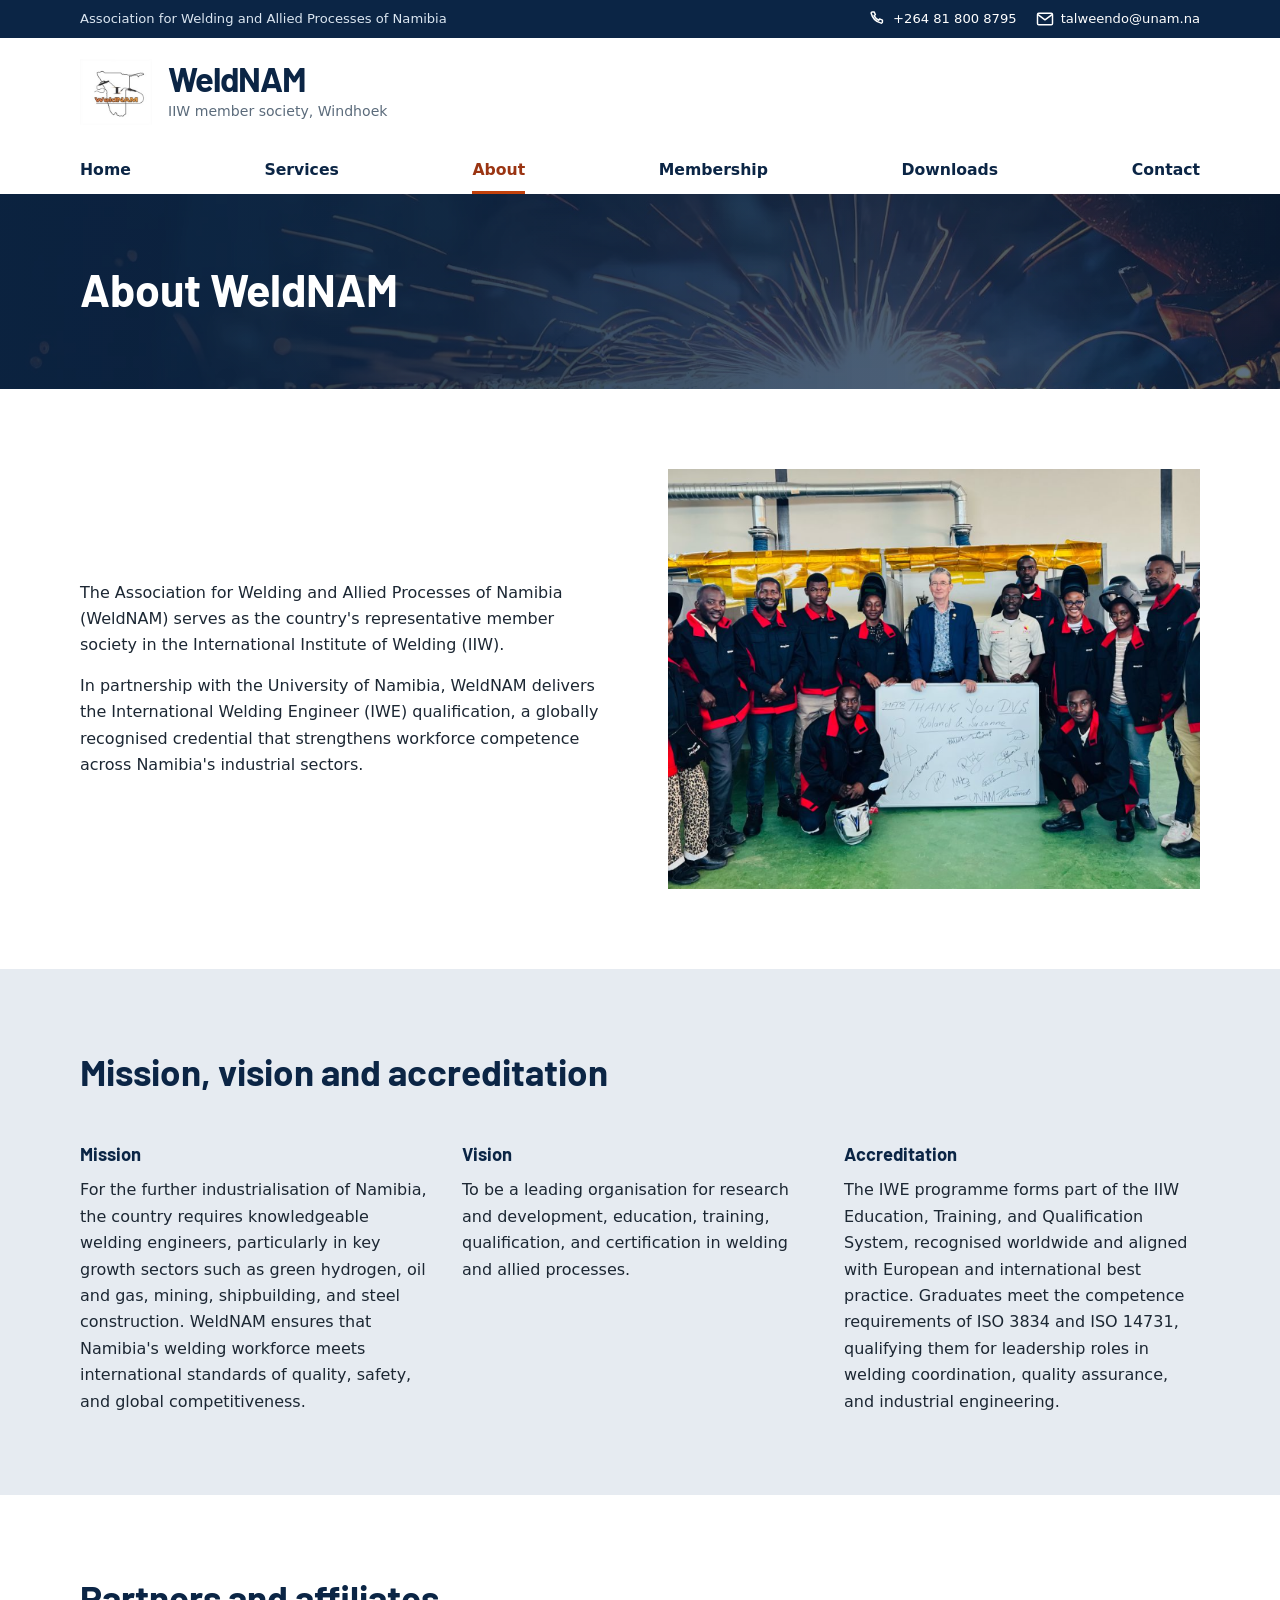
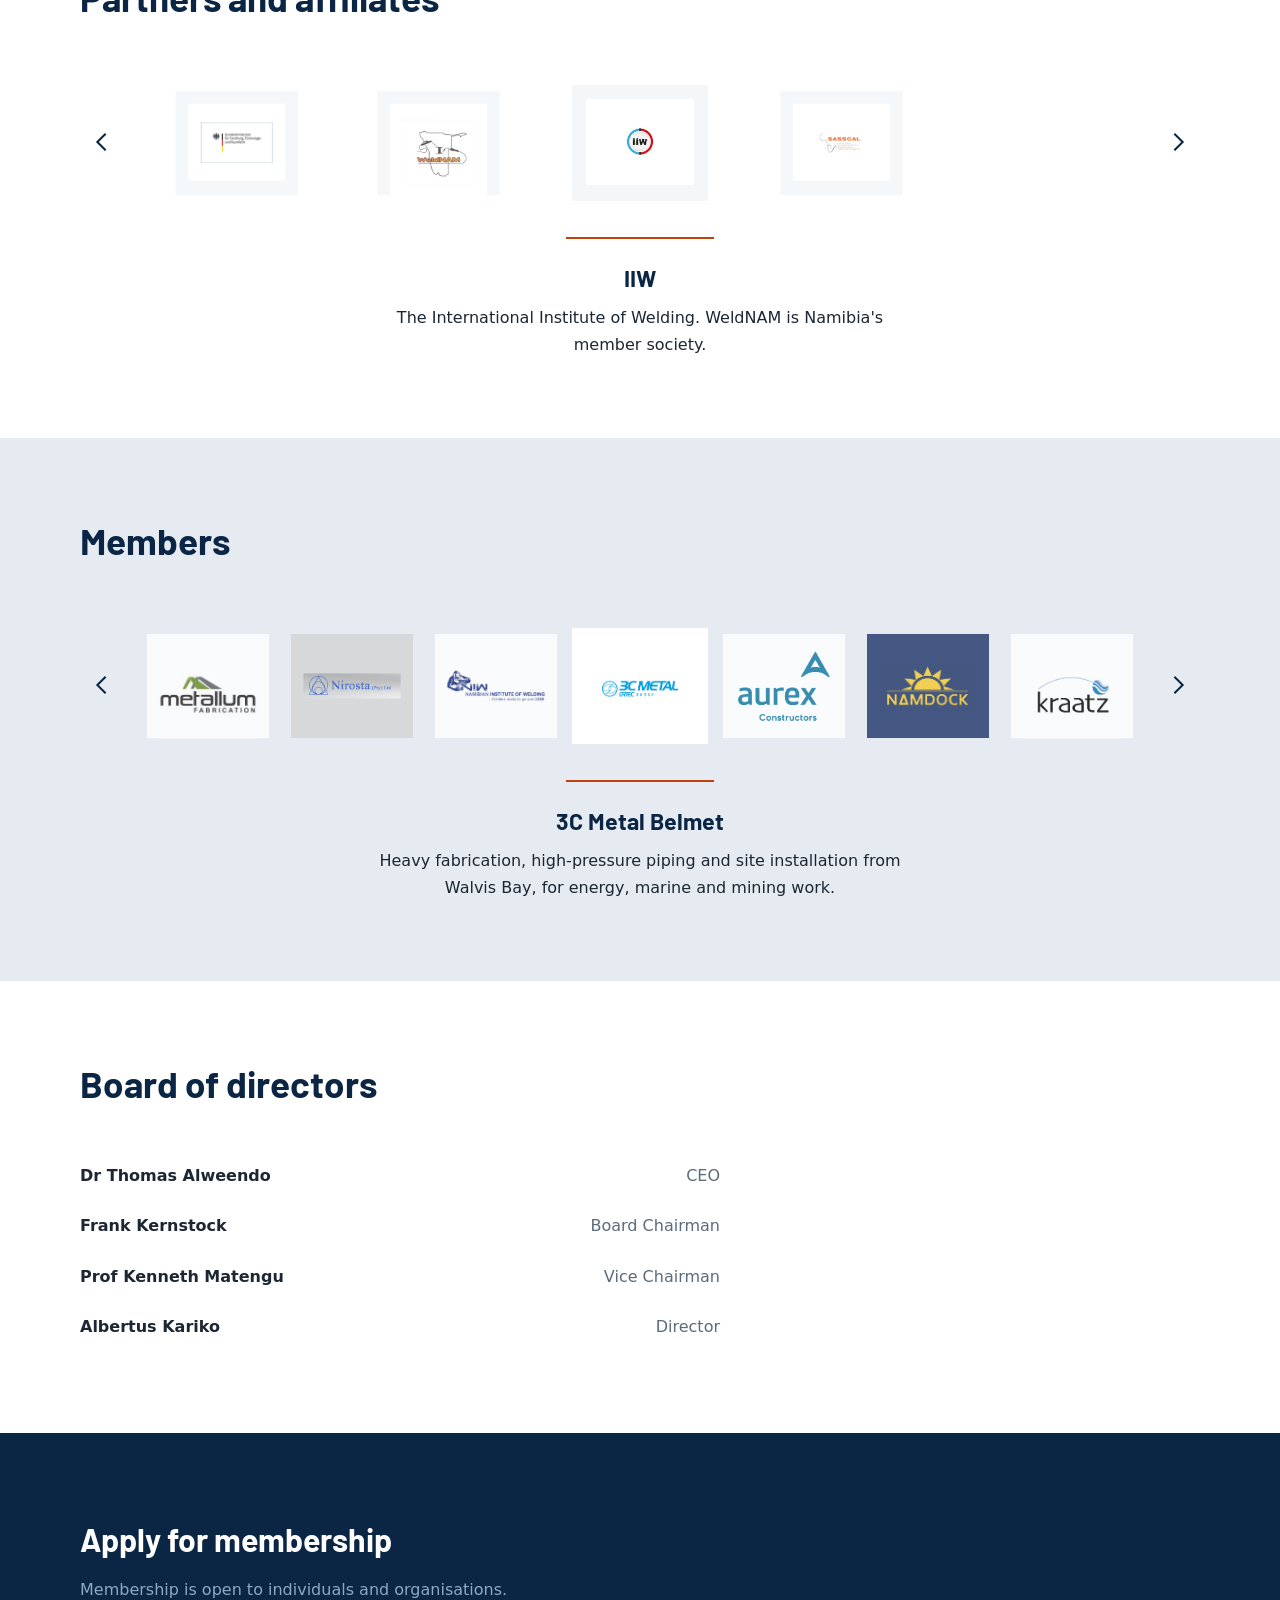
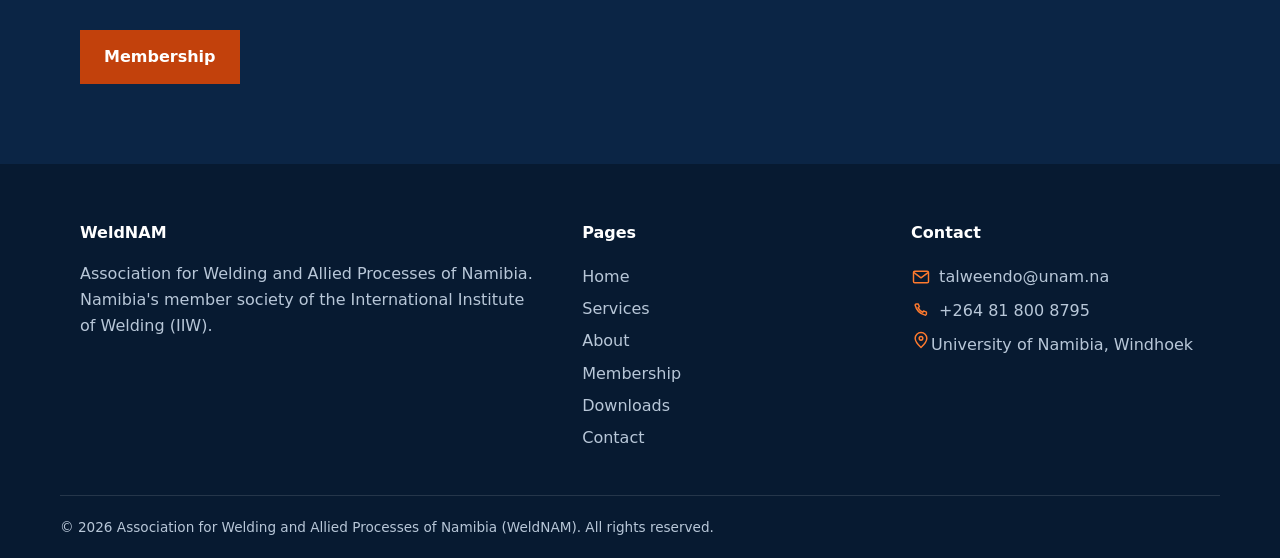
<file: about.html>
<!DOCTYPE html>
<html lang="en">
<head>
<meta charset="UTF-8">
<meta name="viewport" content="width=device-width, initial-scale=1.0">
<title>About - WeldNAM</title>
<meta name="description" content="About WeldNAM: mission, vision, accreditation, partners, members and board of directors.">
<link rel="stylesheet" href="style.css">
</head>
<body>

<header class="site-header">
  <div class="head-meta">
    <div class="container head-meta-inner">
      <p>Association for Welding and Allied Processes of Namibia</p>
      <p><a data-icon="phone" href="tel:+264818008795">+264 81 800 8795</a><a data-icon="mail" href="mailto:talweendo@unam.na">talweendo@unam.na</a></p>
    </div>
  </div>
  <div class="container head-main">
    <a href="index.html" class="brand"><img class="logo" src="logo.png" alt="WeldNAM logo"><span>WeldNAM<small>IIW member society, Windhoek</small></span></a>
    <button class="menu-toggle" aria-label="Toggle menu" aria-expanded="false">Menu</button>
  </div>
  <div class="head-nav">
    <ul class="menu container">
      <li><a href="index.html">Home</a></li>
      <li><a href="services.html">Services</a></li>
      <li><a href="about.html" class="active">About</a></li>
      <li><a href="membership.html">Membership</a></li>
      <li><a href="downloads.html">Downloads</a></li>
      <li><a href="contact.html">Contact</a></li>
    </ul>
  </div>
</header>

<main>
<section class="hero page-hero">
  <div class="container">
    <h1>About WeldNAM</h1>
  </div>
</section>

<section>
  <div class="container split">
    <div>
      <p>The Association for Welding and Allied Processes of Namibia (WeldNAM) serves as the country's representative member society in the International Institute of Welding (IIW).</p>
        <p>In partnership with the University of Namibia, WeldNAM delivers the International Welding Engineer (IWE) qualification, a globally recognised credential that strengthens workforce competence across Namibia's industrial sectors.</p>
    </div>
<div class="img-slot">
  <img class="poster" src="IWE.png" alt="WeldNAM IWE trainees and instructors together at the welding workshop">
</div>
</section>

<section class="alt">
  <div class="container">
    <div class="section-head">
      <h2>Mission, vision and accreditation</h2>
    </div>
    <div class="grid grid-3 prose-cols">
      <div><h3>Mission</h3><p>For the further industrialisation of Namibia, the country requires knowledgeable welding engineers, particularly in key growth sectors such as green hydrogen, oil and gas, mining, shipbuilding, and steel construction. WeldNAM ensures that Namibia's welding workforce meets international standards of quality, safety, and global competitiveness.</p></div>
      <div><h3>Vision</h3><p>To be a leading organisation for research and development, education, training, qualification, and certification in welding and allied processes.</p></div>
      <div><h3>Accreditation</h3><p>The IWE programme forms part of the IIW Education, Training, and Qualification System, recognised worldwide and aligned with European and international best practice. Graduates meet the competence requirements of ISO 3834 and ISO 14731, qualifying them for leadership roles in welding coordination, quality assurance, and industrial engineering.</p></div>
    </div>
  </div>
</section>

<section>
  <div class="container">
    <div class="section-head">
      <h2>Partners and affiliates</h2>
    </div>
    <div class="logo-row member-grid" data-label="Partners">
      <a class="member partner-logo" href="https://iiwelding.org" target="_blank" rel="noopener" data-name="IIW" data-brief="The International Institute of Welding. WeldNAM is Namibia's member society."><img src="IIW logo.png" alt="IIW logo"><span class="name">IIW</span></a>
      <a class="member partner-logo" href="https://www.sasscal.org" target="_blank" rel="noopener" data-name="SASSCAL" data-brief="Southern African Science Service Centre for Climate Change and Adaptive Land Management."><img src="SASSCAL logo.png" alt="SASSCAL logo"><span class="name">SASSCAL</span></a>
      <a class="member partner-logo" href="https://www.bmftr.bund.de" target="_blank" rel="noopener" data-name="BMFTR" data-brief="Germany's Federal Ministry of Research, Technology and Space."><img src="BMFTR logo.png" alt="BMFTR logo"><span class="name">BMFTR</span></a>
      <a class="member partner-logo" href="https://www.weldnam.com" target="_blank" rel="noopener" data-name="WeldNAM" data-brief="Association for Welding and Allied Processes of Namibia, based in Windhoek."><img src="logo.png" alt="WeldNAM logo"><span class="name">WeldNAM</span></a>
    </div>
  </div>
</section>

<section class="alt">
  <div class="container">
    <div class="section-head">
      <h2>Members</h2>
    </div>
    <div class="member-grid">
      <a class="member" href="https://ortec-group.com/en/locations/3c-metal-belmet-namibia/" target="_blank" rel="noopener" data-name="3C Metal Belmet" data-brief="Heavy fabrication, high-pressure piping and site installation from Walvis Bay, for energy, marine and mining work."><img src="3C.png" alt="3C Metal Belmet Ortec Group logo"></a>
      <a class="member" href="https://www.aurex.com/" target="_blank" rel="noopener" data-name="Aurex Constructors" data-brief="Construction, shutdowns, maintenance and fabrication for energy projects, including structural, mechanical, piping and plate work."><img src="AUREX.png" alt="Aurex Constructors logo"></a>
      <a class="member" href="https://namdock.com/" target="_blank" rel="noopener" data-name="Namdock" data-brief="Ship repair and dry-docking in Walvis Bay, with structural, fabrication, mechanical, electrical and coating work on three floating docks."><img src="NAMDOCK.png" alt="Namdock logo" style="background:#22386b"></a>
      <a class="member" href="https://www.ol.na/portfolio/kraatz" target="_blank" rel="noopener" data-name="Kraatz" data-brief="Engineering and industrial fabrication in the Ohlthaver &amp; List group, including marine steel work in Namibia."><img src="KRAATZ.png" alt="Kraatz logo"></a>
      <a class="member" href="https://www.metallum.com.na/" target="_blank" rel="noopener" data-name="Metallum Fabrication" data-brief="Structural, architectural and stainless steel fabrication in Windhoek, from stairs and tanks to mining plant."><img src="METALLUM.png" alt="Metallum Fabrication logo"></a>
      <a class="member" href="https://www.nirosta.com.na/" target="_blank" rel="noopener" data-name="Nirosta" data-brief="Stainless steel supply and fabrication for Namibian industry."><img src="NITOSTA.png" alt="Nirosta (Pty) Ltd logo" style="background:#d4d4d4"></a>
      <a class="member" href="https://www.schoolandcollegelistings.com/NA/Swakopmund/203957106380007/Namibian-Institute-of-Welding" target="_blank" rel="noopener" title="Namibian Institute of Welding" data-name="Namibian Institute of Welding" data-brief="Welding training in Swakopmund, preparing welders for industrial work."><img src="NIW.png" alt="Namibian Institute of Welding logo"></a>
    </div>
    </div>
  </div>
</section>

<section>
  <div class="container">
    <div class="section-head">
      <h2>Board of directors</h2>
    </div>
    <ul class="board">
      <li><strong>Dr Thomas Alweendo</strong><span>CEO</span></li>
      <li><strong>Frank Kernstock</strong><span>Board Chairman</span></li>
      <li><strong>Prof Kenneth Matengu</strong><span>Vice Chairman</span></li>
      <li><strong>Albertus Kariko</strong><span>Director</span></li>
    </ul>
  </div>
</section>

<section class="cta">
  <div class="container">
    <h2>Apply for membership</h2>
    <p>Membership is open to individuals and organisations.</p>
    <a href="membership.html" class="btn btn-primary">Membership</a>
  </div>
</section>
</main>

<footer class="site-footer">
  <div class="container footer-grid">
    <div>
      <h4>WeldNAM</h4>
      <p>Association for Welding and Allied Processes of Namibia. Namibia's member society of the International Institute of Welding (IIW).</p>
    </div>
    <div>
      <h4>Pages</h4>
      <a href="index.html">Home</a><a href="services.html">Services</a><a href="about.html">About</a><a href="membership.html">Membership</a><a href="downloads.html">Downloads</a><a href="contact.html">Contact</a>
    </div>
    <div>
      <h4>Contact</h4>
      <p><a data-icon="mail" href="mailto:talweendo@unam.na">talweendo@unam.na</a></p>
      <p><a data-icon="phone" href="tel:+264818008795">+264 81 800 8795</a></p>
      <p><span data-icon="pin"></span>University of Namibia, Windhoek</p>
    </div>
  </div>
  <div class="container copyright">
    <span>&copy; <span id="year">2026</span> Association for Welding and Allied Processes of Namibia (WeldNAM). All rights reserved.</span>
  </div>
</footer>

<button class="to-top" id="to-top" aria-label="Back to top">&uarr;</button>
<script src="script.js"></script>
</body>
</html>
</file>
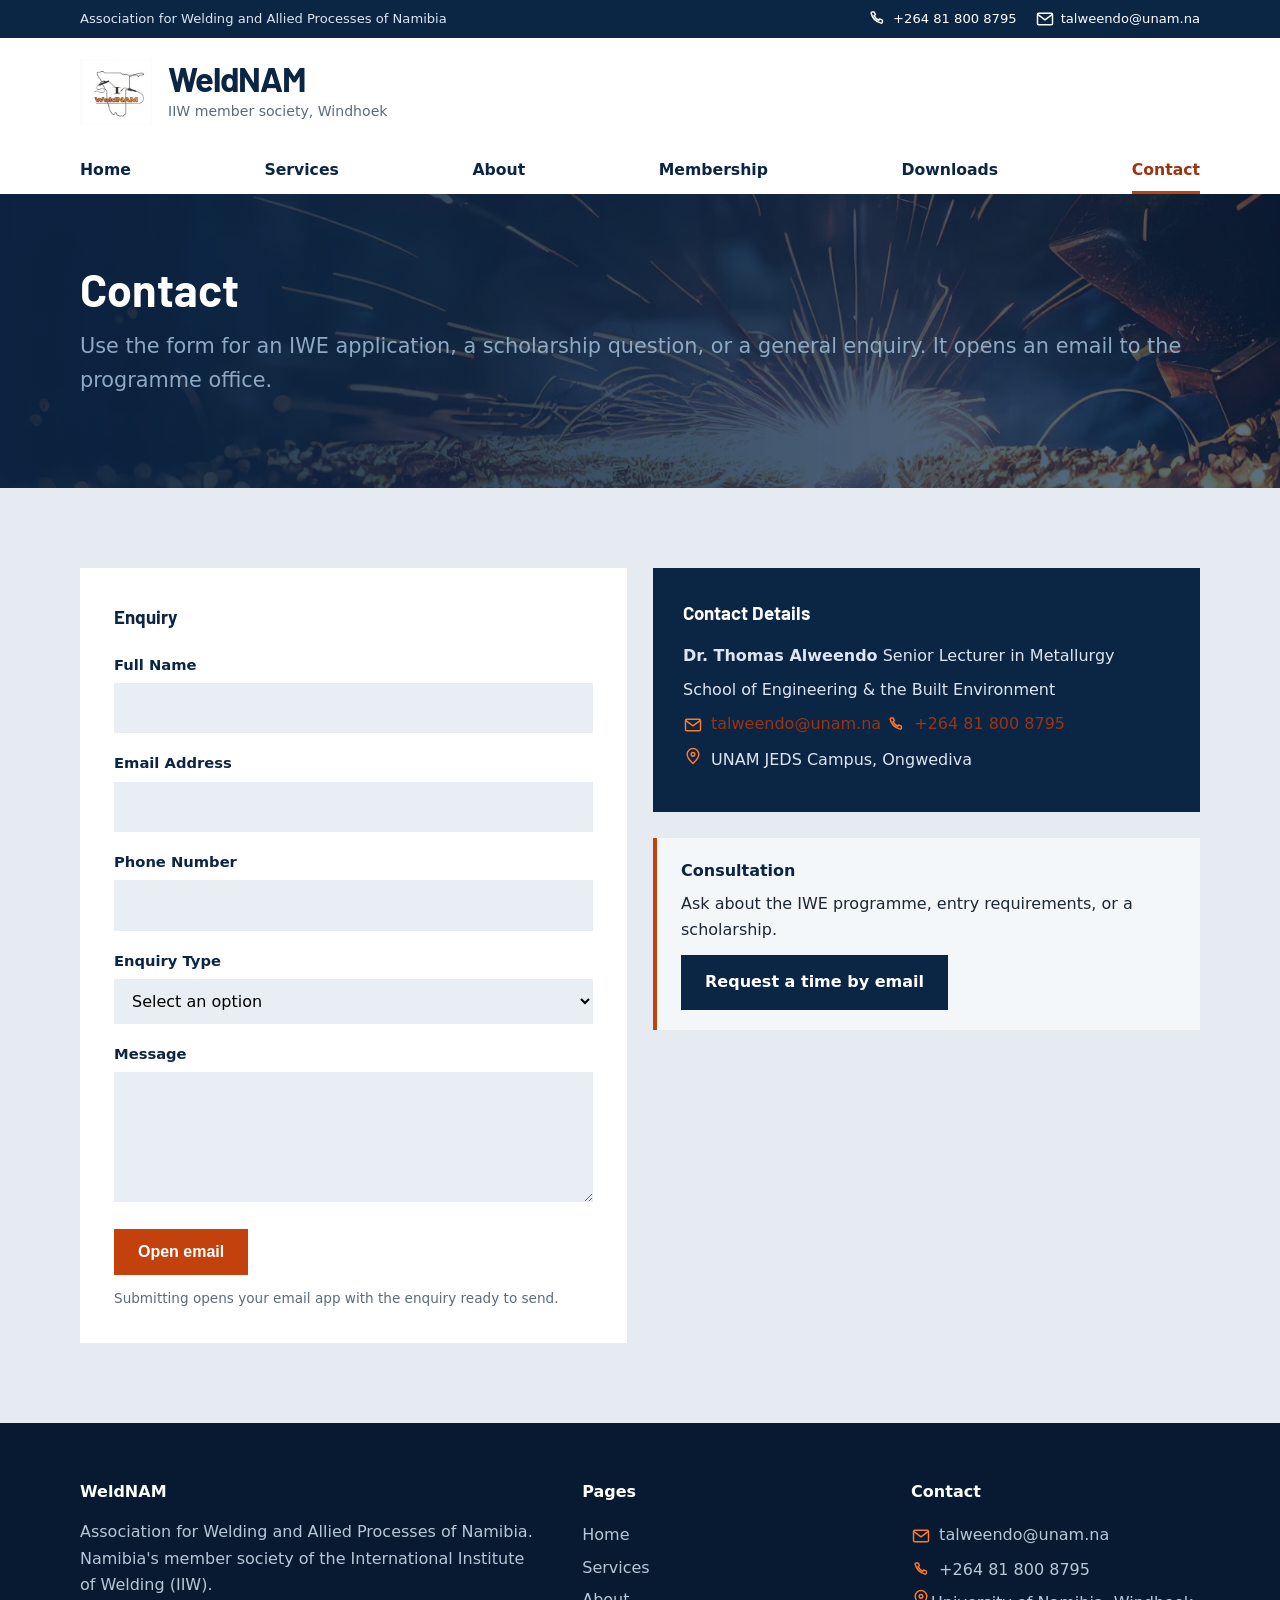
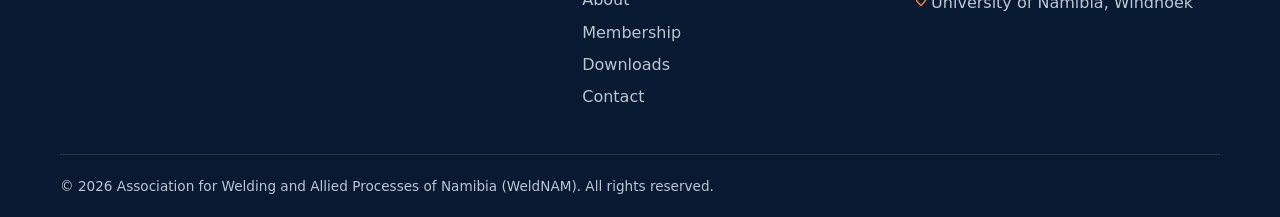
<file: contact.html>
<!DOCTYPE html>
<html lang="en">
<head>
<meta charset="UTF-8">
<meta name="viewport" content="width=device-width, initial-scale=1.0">
<title>Contact - WeldNAM</title>
<meta name="description" content="Enquire about the IWE programme, book a consultation or submit an application.">
<link rel="stylesheet" href="style.css">
</head>
<body>

<header class="site-header">
  <div class="head-meta">
    <div class="container head-meta-inner">
      <p>Association for Welding and Allied Processes of Namibia</p>
      <p><a data-icon="phone" href="tel:+264818008795">+264 81 800 8795</a><a data-icon="mail" href="mailto:talweendo@unam.na">talweendo@unam.na</a></p>
    </div>
  </div>
  <div class="container head-main">
    <a href="index.html" class="brand"><img class="logo" src="logo.png" alt="WeldNAM logo"><span>WeldNAM<small>IIW member society, Windhoek</small></span></a>
    <button class="menu-toggle" aria-label="Toggle menu" aria-expanded="false">Menu</button>
  </div>
  <div class="head-nav">
    <ul class="menu container">
      <li><a href="index.html">Home</a></li>
      <li><a href="services.html">Services</a></li>
      <li><a href="about.html">About</a></li>
      <li><a href="membership.html">Membership</a></li>
      <li><a href="downloads.html">Downloads</a></li>
      <li><a href="contact.html" class="active">Contact</a></li>
    </ul>
  </div>
</header>

<main>
<section class="hero page-hero">
  <div class="container">
    <h1>Contact</h1>
    <p class="lead">Use the form for an IWE application, a scholarship question, or a general enquiry. It opens an email to the programme office.</p>
  </div>
</section>

<section class="alt">
  <div class="container grid grid-2" style="align-items:start">
    <form id="enquiry-form" novalidate>
      <h3 style="color:var(--navy);margin-bottom:20px">Enquiry</h3>
      <div class="field"><label for="name">Full Name</label><input id="name" name="name" type="text"><div class="err"></div></div>
      <div class="field"><label for="email">Email Address</label><input id="email" name="email" type="email"><div class="err"></div></div>
      <div class="field"><label for="phone">Phone Number</label><input id="phone" name="phone" type="tel"><div class="err"></div></div>
      <div class="field">
        <label for="type">Enquiry Type</label>
        <select id="type" name="type">
          <option value="">Select an option</option>
          <option>Application</option>
          <option>Scholarship</option>
          <option>General enquiry</option>
        </select>
        <div class="err"></div>
      </div>
      <div class="field"><label for="message">Message</label><textarea id="message" name="message"></textarea><div class="err"></div></div>
      <button type="submit" class="btn btn-primary">Open email</button>
      <p class="form-note">Submitting opens your email app with the enquiry ready to send.</p>
      <div class="form-ok" id="form-ok">Thank you! Please send the email that just opened to complete your enquiry.</div>
    </form>

    <div>
      <div class="contact-card">
        <h3>Contact Details</h3>
        <p><strong>Dr. Thomas Alweendo</strong></p>
        <p>Senior Lecturer in Metallurgy</p>
        <p>School of Engineering &amp; the Built Environment</p>
        <p><a data-icon="mail" href="mailto:talweendo@unam.na">talweendo@unam.na</a></p>
        <p><a data-icon="phone" href="tel:+264818008795">+264 81 800 8795</a></p>
        <p><span data-icon="pin"></span>UNAM JEDS Campus, Ongwediva</p>
      </div>
      <div class="address" style="margin-top:26px">
        <strong>Consultation</strong>
        Ask about the IWE programme, entry requirements, or a scholarship.
        <p style="margin-top:12px"><a class="btn btn-dark" href="mailto:talweendo@unam.na?subject=Consultation%20request">Request a time by email</a></p>
      </div>
    </div>
  </div>
</section>
</main>

<footer class="site-footer">
  <div class="container footer-grid">
    <div>
      <h4>WeldNAM</h4>
      <p>Association for Welding and Allied Processes of Namibia. Namibia's member society of the International Institute of Welding (IIW).</p>
    </div>
    <div>
      <h4>Pages</h4>
      <a href="index.html">Home</a><a href="services.html">Services</a><a href="about.html">About</a><a href="membership.html">Membership</a><a href="downloads.html">Downloads</a><a href="contact.html">Contact</a>
    </div>
    <div>
      <h4>Contact</h4>
      <p><a data-icon="mail" href="mailto:talweendo@unam.na">talweendo@unam.na</a></p>
      <p><a data-icon="phone" href="tel:+264818008795">+264 81 800 8795</a></p>
      <p><span data-icon="pin"></span>University of Namibia, Windhoek</p>
    </div>
  </div>
  <div class="container copyright">
    <span>&copy; <span id="year">2026</span> Association for Welding and Allied Processes of Namibia (WeldNAM). All rights reserved.</span>
  </div>
</footer>

<button class="to-top" id="to-top" aria-label="Back to top">&uarr;</button>
<script src="script.js"></script>
</body>
</html>
</file>
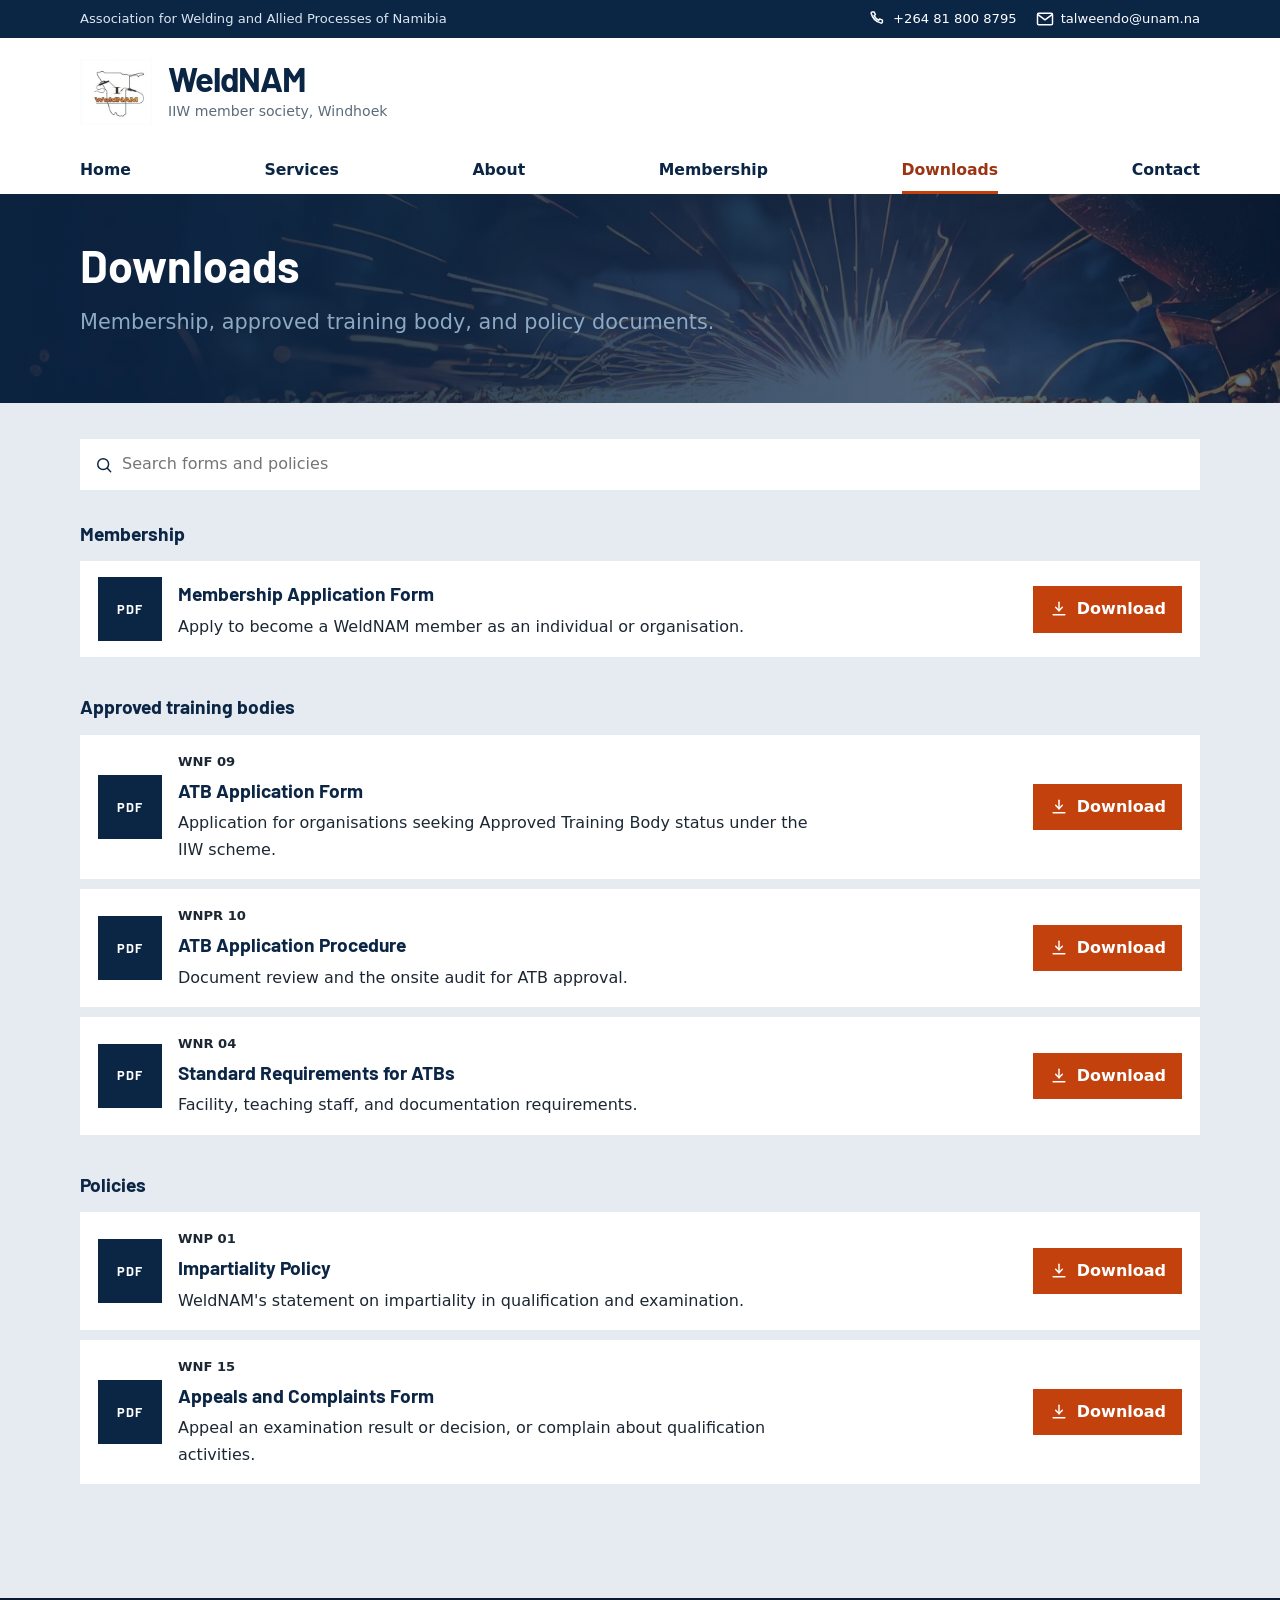
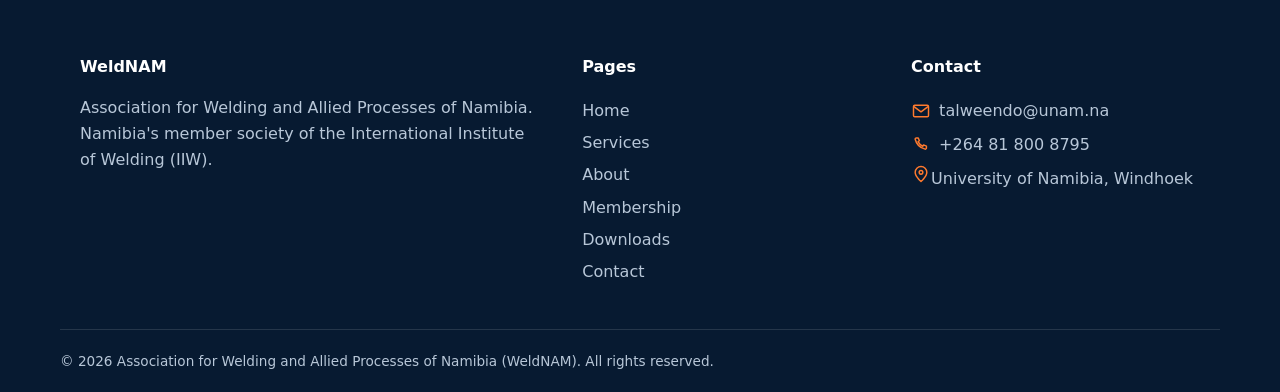
<file: downloads.html>
<!DOCTYPE html>
<html lang="en">
<head>
<meta charset="UTF-8">
<meta name="viewport" content="width=device-width, initial-scale=1.0">
<title>Downloads - WeldNAM</title>
<meta name="description" content="Download WeldNAM membership, ATB and policy forms and documents.">
<link rel="stylesheet" href="style.css">
</head>
<body>

<header class="site-header">
  <div class="head-meta">
    <div class="container head-meta-inner">
      <p>Association for Welding and Allied Processes of Namibia</p>
      <p><a data-icon="phone" href="tel:+264818008795">+264 81 800 8795</a><a data-icon="mail" href="mailto:talweendo@unam.na">talweendo@unam.na</a></p>
    </div>
  </div>
  <div class="container head-main">
    <a href="index.html" class="brand"><img class="logo" src="logo.png" alt="WeldNAM logo"><span>WeldNAM<small>IIW member society, Windhoek</small></span></a>
    <button class="menu-toggle" aria-label="Toggle menu" aria-expanded="false">Menu</button>
  </div>
  <div class="head-nav">
    <ul class="menu container">
      <li><a href="index.html">Home</a></li>
      <li><a href="services.html">Services</a></li>
      <li><a href="about.html">About</a></li>
      <li><a href="membership.html">Membership</a></li>
      <li><a href="downloads.html" class="active">Downloads</a></li>
      <li><a href="contact.html">Contact</a></li>
    </ul>
  </div>
</header>

<main>
<section class="hero page-hero short">
  <div class="container">
    <h1>Downloads</h1>
    <p class="lead">Membership, approved training body, and policy documents.</p>
  </div>
</section>

<section class="library">
  <div class="container">
    <input id="dl-search" class="search" type="search" placeholder="Search forms and policies" aria-label="Search downloads">

    <div class="doc-group">
      <h2>Membership</h2>
      <ul class="docs">
        <li class="doc">
          <span class="file-mark" aria-hidden="true">PDF</span>
          <div>
            <h3>Membership Application Form</h3>
            <p>Apply to become a WeldNAM member as an individual or organisation.</p>
          </div>
          <a class="download" target="_blank" rel="noopener" href="https://www.weldnam.com/AWAPN-WeldNam%20Membership%20Application%20Form.pdf">Download</a>
        </li>
      </ul>
    </div>

    <div class="doc-group">
      <h2>Approved training bodies</h2>
      <ul class="docs">
        <li class="doc">
          <span class="file-mark" aria-hidden="true">PDF</span>
          <div>
            <p class="doc-code">WNF 09</p>
            <h3>ATB Application Form</h3>
            <p>Application for organisations seeking Approved Training Body status under the IIW scheme.</p>
          </div>
          <a class="download" target="_blank" rel="noopener" href="https://www.weldnam.com/WNF_09_Application%20form%20for%20ATB%27s.pdf">Download</a>
        </li>
        <li class="doc">
          <span class="file-mark" aria-hidden="true">PDF</span>
          <div>
            <p class="doc-code">WNPR 10</p>
            <h3>ATB Application Procedure</h3>
            <p>Document review and the onsite audit for ATB approval.</p>
          </div>
          <a class="download" target="_blank" rel="noopener" href="https://www.weldnam.com/WNPR_10_Application%20procedure%20for%20ATB%27s.pdf">Download</a>
        </li>
        <li class="doc">
          <span class="file-mark" aria-hidden="true">PDF</span>
          <div>
            <p class="doc-code">WNR 04</p>
            <h3>Standard Requirements for ATBs</h3>
            <p>Facility, teaching staff, and documentation requirements.</p>
          </div>
          <a class="download" target="_blank" rel="noopener" href="https://www.weldnam.com/WNR_04_Standard%20requirements%20for%20Authorized%20Training%20Bodies.pdf">Download</a>
        </li>
      </ul>
    </div>

    <div class="doc-group">
      <h2>Policies</h2>
      <ul class="docs">
        <li class="doc">
          <span class="file-mark" aria-hidden="true">PDF</span>
          <div>
            <p class="doc-code">WNP 01</p>
            <h3>Impartiality Policy</h3>
            <p>WeldNAM's statement on impartiality in qualification and examination.</p>
          </div>
          <a class="download" target="_blank" rel="noopener" href="https://www.weldnam.com/WNP_01_Impartiality%20policy.pdf">Download</a>
        </li>
        <li class="doc">
          <span class="file-mark" aria-hidden="true">PDF</span>
          <div>
            <p class="doc-code">WNF 15</p>
            <h3>Appeals and Complaints Form</h3>
            <p>Appeal an examination result or decision, or complain about qualification activities.</p>
          </div>
          <a class="download" target="_blank" rel="noopener" href="https://www.weldnam.com/WNF_15_Appeals%20and%20Complaints%20Form.pdf">Download</a>
        </li>
      </ul>
    </div>

    <p class="empty" id="dl-empty" hidden>No documents match your search.</p>
  </div>
</section>
</main>

<footer class="site-footer">
  <div class="container footer-grid">
    <div>
      <h4>WeldNAM</h4>
      <p>Association for Welding and Allied Processes of Namibia. Namibia's member society of the International Institute of Welding (IIW).</p>
    </div>
    <div>
      <h4>Pages</h4>
      <a href="index.html">Home</a><a href="services.html">Services</a><a href="about.html">About</a><a href="membership.html">Membership</a><a href="downloads.html">Downloads</a><a href="contact.html">Contact</a>
    </div>
    <div>
      <h4>Contact</h4>
      <p><a data-icon="mail" href="mailto:talweendo@unam.na">talweendo@unam.na</a></p>
      <p><a data-icon="phone" href="tel:+264818008795">+264 81 800 8795</a></p>
      <p><span data-icon="pin"></span>University of Namibia, Windhoek</p>
    </div>
  </div>
  <div class="container copyright">
    <span>&copy; <span id="year">2026</span> Association for Welding and Allied Processes of Namibia (WeldNAM). All rights reserved.</span>
  </div>
</footer>

<button class="to-top" id="to-top" aria-label="Back to top">&uarr;</button>
<script src="script.js"></script>
</body>
</html>
</file>
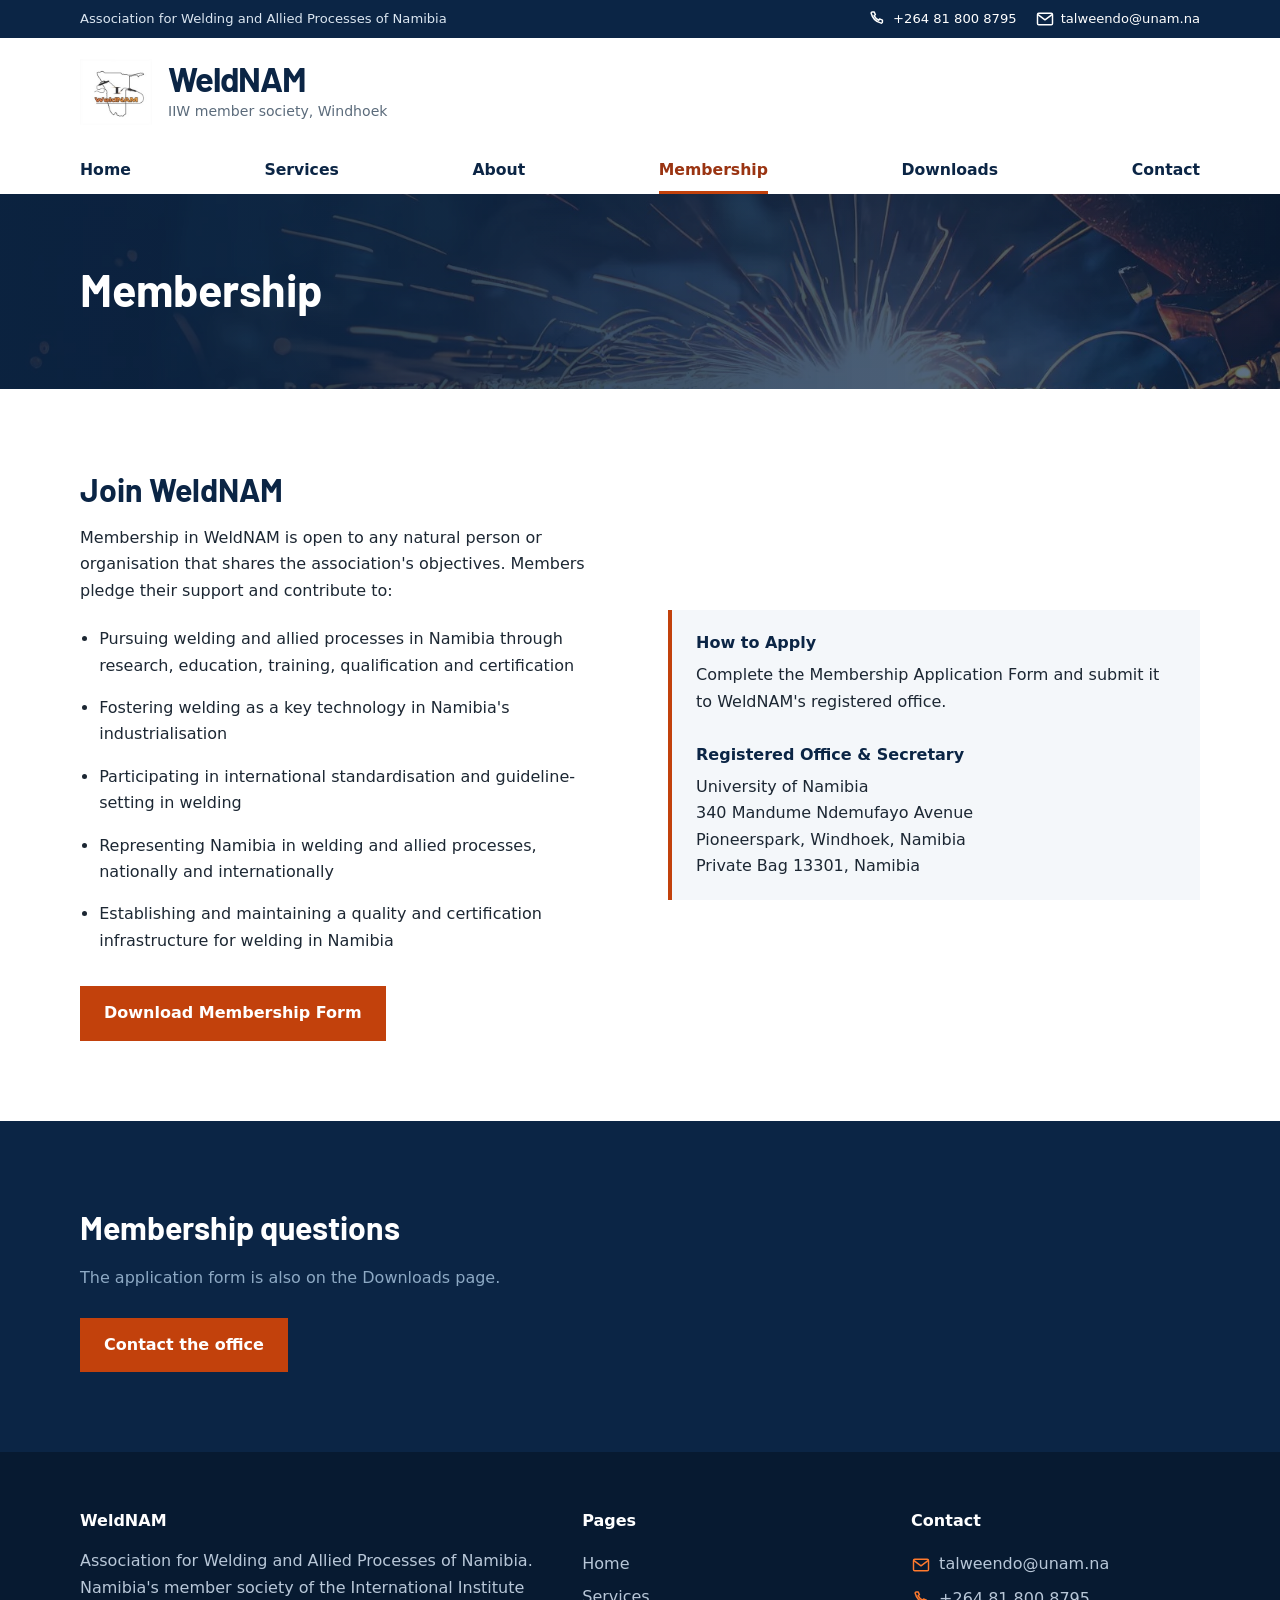
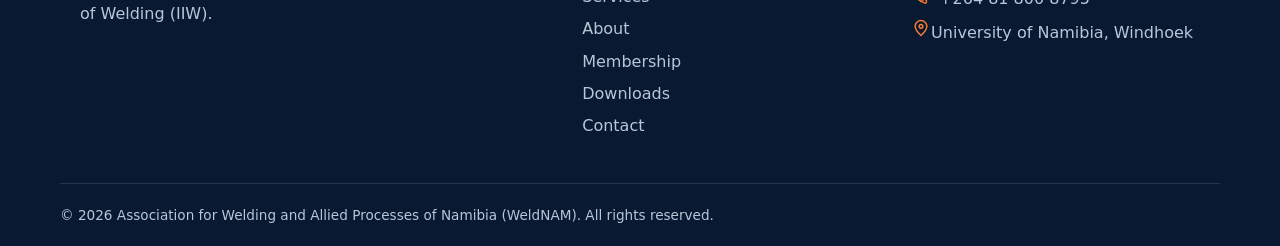
<file: membership.html>
<!DOCTYPE html>
<html lang="en">
<head>
<meta charset="UTF-8">
<meta name="viewport" content="width=device-width, initial-scale=1.0">
<title>Membership - WeldNAM</title>
<meta name="description" content="Join WeldNAM as an individual or organisation.">
<link rel="stylesheet" href="style.css">
</head>
<body>

<header class="site-header">
  <div class="head-meta">
    <div class="container head-meta-inner">
      <p>Association for Welding and Allied Processes of Namibia</p>
      <p><a data-icon="phone" href="tel:+264818008795">+264 81 800 8795</a><a data-icon="mail" href="mailto:talweendo@unam.na">talweendo@unam.na</a></p>
    </div>
  </div>
  <div class="container head-main">
    <a href="index.html" class="brand"><img class="logo" src="logo.png" alt="WeldNAM logo"><span>WeldNAM<small>IIW member society, Windhoek</small></span></a>
    <button class="menu-toggle" aria-label="Toggle menu" aria-expanded="false">Menu</button>
  </div>
  <div class="head-nav">
    <ul class="menu container">
      <li><a href="index.html">Home</a></li>
      <li><a href="services.html">Services</a></li>
      <li><a href="about.html">About</a></li>
      <li><a href="membership.html" class="active">Membership</a></li>
      <li><a href="downloads.html">Downloads</a></li>
      <li><a href="contact.html">Contact</a></li>
    </ul>
  </div>
</header>

<main>
<section class="hero page-hero">
  <div class="container">
    <h1>Membership</h1>
  </div>
</section>

<section>
  <div class="container split">
    <div>
      <h2>Join WeldNAM</h2>
      <p>Membership in WeldNAM is open to any natural person or organisation that shares the association's objectives. Members pledge their support and contribute to:</p>
      <ul class="check-list" style="margin-top:14px">
        <li>Pursuing welding and allied processes in Namibia through research, education, training, qualification and certification</li>
        <li>Fostering welding as a key technology in Namibia's industrialisation</li>
        <li>Participating in international standardisation and guideline-setting in welding</li>
        <li>Representing Namibia in welding and allied processes, nationally and internationally</li>
        <li>Establishing and maintaining a quality and certification infrastructure for welding in Namibia</li>
      </ul>
      <p style="margin-top:24px"><a class="btn btn-primary" target="_blank" rel="noopener" href="https://www.weldnam.com/AWAPN-WeldNam%20Membership%20Application%20Form.pdf">Download Membership Form</a></p>
    </div>
    <div>
      <div class="address">
        <strong>How to Apply</strong>
        Complete the Membership Application Form and submit it to WeldNAM's registered office.<br><br>
        <strong>Registered Office &amp; Secretary</strong>
        University of Namibia<br>340 Mandume Ndemufayo Avenue<br>Pioneerspark, Windhoek, Namibia<br>Private Bag 13301, Namibia
      </div>
    </div>
  </div>
</section>

<section class="cta">
  <div class="container">
    <h2>Membership questions</h2>
    <p>The application form is also on the Downloads page.</p>
    <a href="contact.html" class="btn btn-primary">Contact the office</a>
  </div>
</section>
</main>

<footer class="site-footer">
  <div class="container footer-grid">
    <div>
      <h4>WeldNAM</h4>
      <p>Association for Welding and Allied Processes of Namibia. Namibia's member society of the International Institute of Welding (IIW).</p>
    </div>
    <div>
      <h4>Pages</h4>
      <a href="index.html">Home</a><a href="services.html">Services</a><a href="about.html">About</a><a href="membership.html">Membership</a><a href="downloads.html">Downloads</a><a href="contact.html">Contact</a>
    </div>
    <div>
      <h4>Contact</h4>
      <p><a data-icon="mail" href="mailto:talweendo@unam.na">talweendo@unam.na</a></p>
      <p><a data-icon="phone" href="tel:+264818008795">+264 81 800 8795</a></p>
      <p><span data-icon="pin"></span>University of Namibia, Windhoek</p>
    </div>
  </div>
  <div class="container copyright">
    <span>&copy; <span id="year">2026</span> Association for Welding and Allied Processes of Namibia (WeldNAM). All rights reserved.</span>
  </div>
</footer>

<button class="to-top" id="to-top" aria-label="Back to top">&uarr;</button>
<script src="script.js"></script>
</body>
</html>
</file>
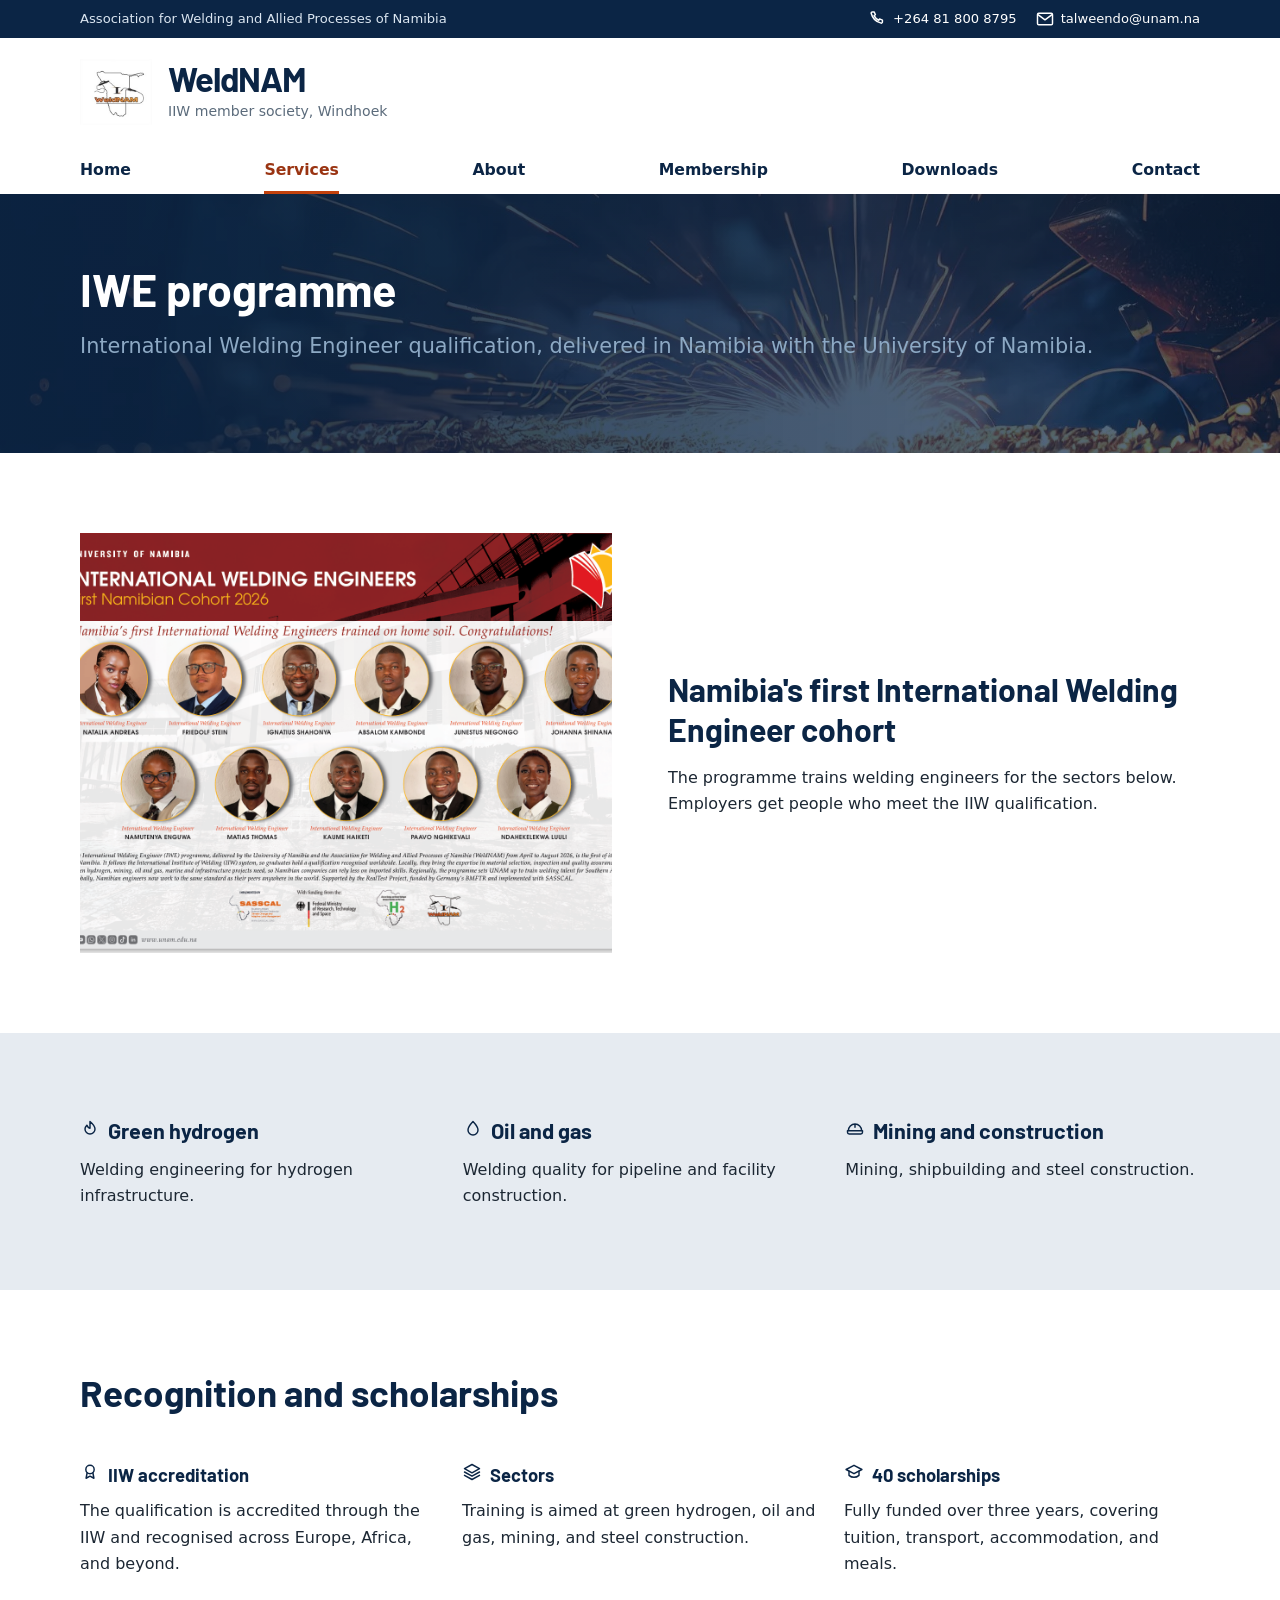
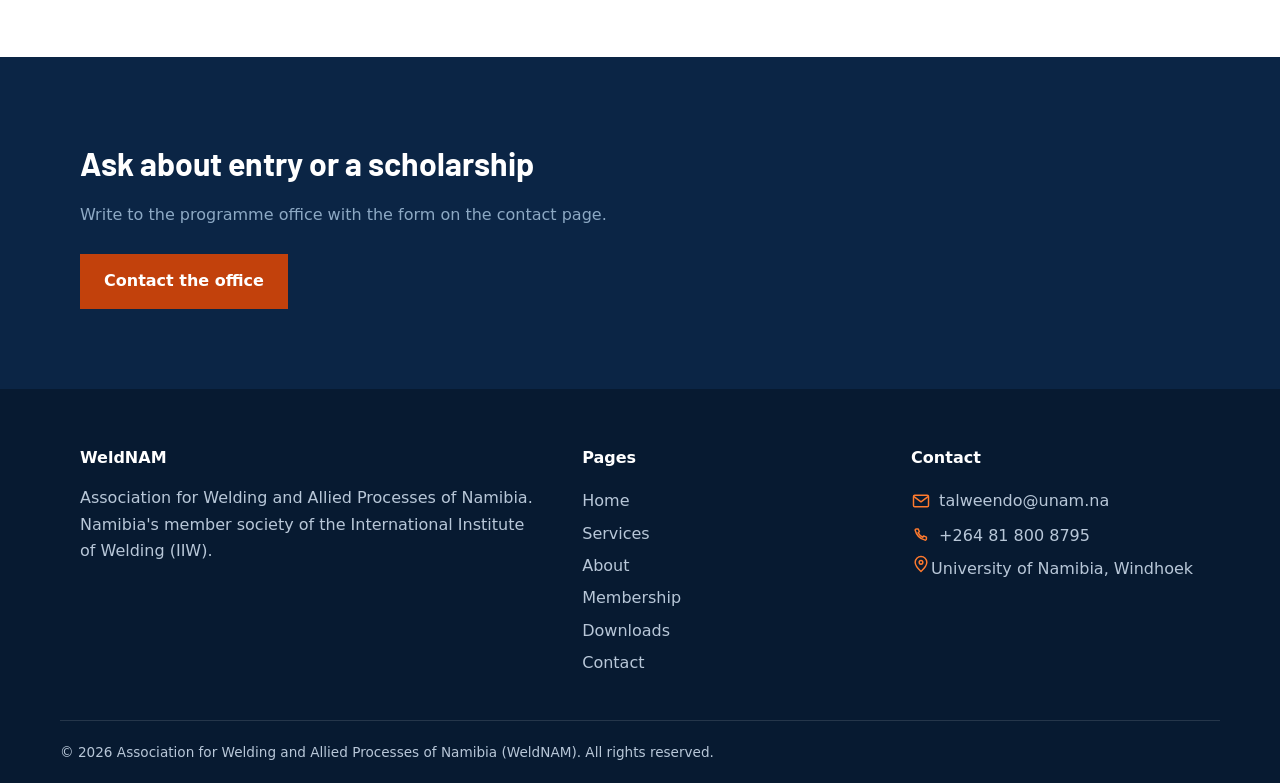
<file: services.html>
<!DOCTYPE html>
<html lang="en">
<head>
<meta charset="UTF-8">
<meta name="viewport" content="width=device-width, initial-scale=1.0">
<title>Services - WeldNAM</title>
<meta name="description" content="The IWE programme in Namibia: sectors served, advantages and scholarships.">
<link rel="stylesheet" href="style.css">
</head>
<body>

<header class="site-header">
  <div class="head-meta">
    <div class="container head-meta-inner">
      <p>Association for Welding and Allied Processes of Namibia</p>
      <p><a data-icon="phone" href="tel:+264818008795">+264 81 800 8795</a><a data-icon="mail" href="mailto:talweendo@unam.na">talweendo@unam.na</a></p>
    </div>
  </div>
  <div class="container head-main">
    <a href="index.html" class="brand"><img class="logo" src="logo.png" alt="WeldNAM logo"><span>WeldNAM<small>IIW member society, Windhoek</small></span></a>
    <button class="menu-toggle" aria-label="Toggle menu" aria-expanded="false">Menu</button>
  </div>
  <div class="head-nav">
    <ul class="menu container">
      <li><a href="index.html">Home</a></li>
      <li><a href="services.html" class="active">Services</a></li>
      <li><a href="about.html">About</a></li>
      <li><a href="membership.html">Membership</a></li>
      <li><a href="downloads.html">Downloads</a></li>
      <li><a href="contact.html">Contact</a></li>
    </ul>
  </div>
</header>

<main>
<section class="hero page-hero">
  <div class="container">
    <h1>IWE programme</h1>
    <p class="lead">International Welding Engineer qualification, delivered in Namibia with the University of Namibia.</p>
  </div>
</section>

<section>
  <div class="container split">
    <div class="img-slot">
      <a href="programme.png" target="_blank" rel="noopener">
        <img class="poster" src="programme.png" alt="Namibia's first International Welding Engineers, UNAM cohort 2026">
      </a>
    </div>
    <div>
      <h2>Namibia's first International Welding Engineer cohort</h2>
      <p>The programme trains welding engineers for the sectors below. Employers get people who meet the IIW qualification.</p>
    </div>
  </div>
</section>

<section class="alt">
  <div class="container">
    <ul class="sectors">
      <li><h3><span data-icon="flame"></span>Green hydrogen</h3><p>Welding engineering for hydrogen infrastructure.</p></li>
      <li><h3><span data-icon="drop"></span>Oil and gas</h3><p>Welding quality for pipeline and facility construction.</p></li>
      <li><h3><span data-icon="helmet"></span>Mining and construction</h3><p>Mining, shipbuilding and steel construction.</p></li>
    </ul>
  </div>
</section>

<section>
  <div class="container">
    <div class="section-head">
      <h2>Recognition and scholarships</h2>
    </div>
    <div class="grid grid-3 prose-cols">
      <div><h3><span data-icon="award"></span>IIW accreditation</h3><p>The qualification is accredited through the IIW and recognised across Europe, Africa, and beyond.</p></div>
      <div><h3><span data-icon="layers"></span>Sectors</h3><p>Training is aimed at green hydrogen, oil and gas, mining, and steel construction.</p></div>
      <div><h3><span data-icon="cap"></span>40 scholarships</h3><p>Fully funded over three years, covering tuition, transport, accommodation, and meals.</p></div>
    </div>
  </div>
</section>

<section class="cta">
  <div class="container">
    <h2>Ask about entry or a scholarship</h2>
    <p>Write to the programme office with the form on the contact page.</p>
    <a href="contact.html" class="btn btn-primary">Contact the office</a>
  </div>
</section>
</main>

<footer class="site-footer">
  <div class="container footer-grid">
    <div>
      <h4>WeldNAM</h4>
      <p>Association for Welding and Allied Processes of Namibia. Namibia's member society of the International Institute of Welding (IIW).</p>
    </div>
    <div>
      <h4>Pages</h4>
      <a href="index.html">Home</a><a href="services.html">Services</a><a href="about.html">About</a><a href="membership.html">Membership</a><a href="downloads.html">Downloads</a><a href="contact.html">Contact</a>
    </div>
    <div>
      <h4>Contact</h4>
      <p><a data-icon="mail" href="mailto:talweendo@unam.na">talweendo@unam.na</a></p>
      <p><a data-icon="phone" href="tel:+264818008795">+264 81 800 8795</a></p>
      <p><span data-icon="pin"></span>University of Namibia, Windhoek</p>
    </div>
  </div>
  <div class="container copyright">
    <span>&copy; <span id="year">2026</span> Association for Welding and Allied Processes of Namibia (WeldNAM). All rights reserved.</span>
  </div>
</footer>

<button class="to-top" id="to-top" aria-label="Back to top">&uarr;</button>
<script src="script.js"></script>
</body>
</html>
</file>
<file: style.css>
@import url("https://fonts.googleapis.com/css2?family=Barlow:wght@600;700&display=swap");

/* =====================================================================
   WeldNAM – colour palette & design tokens
   Change a colour here and it updates across the whole site.
   Concept: deep industrial navy + molten weld-arc orange + cool steel greys.
   All text/background pairings below meet WCAG AA contrast (4.5:1).
   ===================================================================== */
:root {
  /* Navy – brand base: header, hero, footer, dark panels */
  --navy-900: #071a31;   /* footer */
  --navy:     #0b2545;   /* header, hero, CTA, headings */
  --navy-2:   #13315c;   /* hover states, gradients */
  --navy-rgb: 11, 37, 69;

  /* Ember / arc orange – action colour */
  --ember:      #c2410c; /* buttons, active nav, accents (white text = 5.2:1) */
  --ember-dark: #9a3412; /* hover, links on white (7.3:1) */
  --ember-rgb:  194, 65, 12;
  --arc:        #ff7a2e; /* bright orange for use ON navy (5.9:1) */
  --arc-soft:   #ffc9a3; /* soft orange links on navy */
  --arc-rgb:    255, 122, 46;

  /* Steel – cool neutrals */
  --steel:      #8da9c4; /* subtitles on navy (6.3:1) */
  --steel-100:  #dbe6f1; /* body text on navy */
  --steel-200:  #b8c7d8; /* footer text on navy-900 */

  /* Surfaces & text on light backgrounds */
  --white:  #ffffff;
  --light:  #f4f7fa;     /* alternate section background */
  --text:   #1c2733;     /* body text (15:1) */
  --muted:  #5b6b7b;     /* secondary text (5.5:1) */
  --line:   #dfe6ee;     /* hairlines and card borders */
  --field-border: #7f93a9; /* form field outline (3:1 as required for UI) */

  /* Feedback */
  --success:    #17653a;
  --success-bg: #e6f6ec;
  --danger:     #b3261e;

  /* Shape & layout */
  --radius: 0;
  --shadow: none;
  --max: 1160px;
}

* { box-sizing: border-box; margin: 0; padding: 0; }
html { scroll-behavior: smooth; }
body { font-family: "Segoe UI", system-ui, -apple-system, Roboto, Arial, sans-serif; color: var(--text); line-height: 1.65; background: #e6ebf1; }
h1, h2, h3, .brand > span:last-child { font-family: "Barlow", "Segoe UI", system-ui, sans-serif; font-weight: 700; }
img { max-width: 100%; display: block; }
a { color: var(--ember-dark); text-decoration: none; }
a:hover { text-decoration: underline; }
.container { width: 100%; max-width: var(--max); margin: 0 auto; padding: 0 20px; }
section { padding: 80px 0; background: #fff; }
.alt { background: #e6ebf1; }

/* Header: letterhead, then a text menu. No dark bar or pill links. */
.site-header { position: relative; background: #fff; }
.head-meta { background: var(--navy); color: var(--steel-100); font-size: .82rem; }
.head-meta-inner { display: flex; justify-content: space-between; gap: 16px; align-items: center; padding-top: 8px; padding-bottom: 8px; }
.head-meta a { color: #fff; display: inline-flex; align-items: center; gap: 6px; }
.head-meta a:hover { color: var(--arc-soft); }
.head-meta p:last-child { display: flex; gap: 18px; }
.head-main { display: flex; align-items: center; justify-content: space-between; gap: 20px; padding-top: 18px; padding-bottom: 16px; }
.brand { display: flex; align-items: center; gap: 16px; color: var(--navy); }
.brand:hover { text-decoration: none; }
.brand .logo { width: 72px; height: 72px; object-fit: contain; background: none; border-radius: 0; padding: 0; }
.brand > span:last-child { font-size: 2.15rem; letter-spacing: -0.03em; line-height: .95; color: var(--navy); }
.brand small { display: block; margin-top: 7px; font-family: "Segoe UI", system-ui, sans-serif; font-weight: 500; font-size: .88rem; letter-spacing: 0; color: var(--muted); text-transform: none; line-height: 1.3; }
.head-nav { position: sticky; top: 0; z-index: 50; background: #fff; }
.menu { display: flex; justify-content: space-between; list-style: none; }
.menu a { display: block; color: var(--navy); padding: 13px 0 11px; border-radius: 0; font-weight: 600; font-size: .98rem; background: none; }
.menu a:hover { background: none; color: var(--ember-dark); text-decoration: none; }
.menu a.active { background: none; color: var(--ember-dark); box-shadow: inset 0 -3px 0 var(--ember); }
.menu-toggle { display: none; background: none; border: 0; color: var(--navy); font: inherit; font-weight: 700; padding: 8px 0; cursor: pointer; align-items: center; gap: 8px; }

/* Buttons */
.btn { display: inline-block; padding: 12px 22px; border-radius: 0; font-weight: 600; border: 2px solid transparent; cursor: pointer; font-size: 1rem; }
.btn:hover { text-decoration: none; }
.btn-primary { background: var(--ember); color: var(--white); }
.btn-primary:hover { background: var(--ember-dark); }
.btn-outline { border-color: transparent; color: var(--white); background: transparent; }
.btn-outline:hover { background: transparent; color: var(--arc-soft); }
.btn-dark { background: var(--navy); color: var(--white); }
.btn-dark:hover { background: var(--navy-2); }
/* Hero */
.hero { background: var(--navy); color: var(--white); padding: 110px 0 90px; position: relative; overflow: hidden; }
.hero .container { position: relative; z-index: 1; }
.hero h1 { font-size: clamp(2.2rem, 5vw, 3.6rem); line-height: 1.15; margin-bottom: 14px; }
.hero p.lead { font-size: 1.3rem; color: var(--steel); margin-bottom: 30px; }
.hero .actions { display: flex; gap: 14px; flex-wrap: wrap; }
.page-hero { padding: 70px 0 60px; }
.page-hero h1 { font-size: clamp(2rem, 4vw, 2.8rem); }
/* Recorded facts, set as a line of text rather than a marketing stat bar */
.facts { background: #fff; padding: 0; }
.facts ul { list-style: none; display: grid; grid-template-columns: repeat(4, 1fr); }
.facts li { padding: 26px 24px; color: var(--text); display: flex; gap: 12px; align-items: flex-start; }
.facts [data-icon] { color: var(--ember); margin-top: 3px; }
.facts strong { display: block; color: var(--navy); font-size: 1.2rem; margin-bottom: 4px; }

/* Headings */
.section-head { max-width: 720px; margin-bottom: 44px; }
.section-head h2 { font-size: clamp(1.7rem, 3vw, 2.3rem); color: var(--navy); line-height: 1.25; }
.section-head.center { margin-left: auto; margin-right: auto; text-align: center; }
.section-head p { color: var(--muted); margin-top: 12px; }

/* Cards / grids */
.grid { display: grid; gap: 26px; }
.grid-3 { grid-template-columns: repeat(3, 1fr); }
.grid-2 { grid-template-columns: repeat(2, 1fr); }
.grid-4 { grid-template-columns: repeat(4, 1fr); }
.card h3 { color: var(--navy); margin-bottom: 10px; font-size: 1.2rem; }
.card p { color: var(--text); }

.sectors { list-style: none; display: grid; grid-template-columns: repeat(3, 1fr); gap: 28px; }
.sectors li { padding: 0; }
.sectors h3, .prose-cols h3 { color: var(--navy); font-size: 1.35rem; margin-bottom: 8px; display: flex; align-items: center; gap: 8px; }
.prose-cols h3 { font-size: 1.15rem; }
.sectors p { max-width: 36ch; }

.prose-cols h3 { color: var(--navy); margin-bottom: 8px; font-size: 1.15rem; display: flex; align-items: center; gap: 8px; }
.prose-cols p { color: var(--text); }

.library { background: #e6ebf1; padding-top: 36px; }
.doc-group { margin-bottom: 34px; }
.doc-group h2 { font-size: 1.2rem; color: var(--navy); margin-bottom: 12px; }
.docs { list-style: none; display: grid; gap: 10px; }
.docs .doc {
  display: grid;
  grid-template-columns: 64px 1fr auto;
  gap: 16px;
  align-items: center;
  background: #fff;
  border: 0;
  padding: 16px 18px;
}
.file-mark {
  width: 64px;
  height: 64px;
  background: var(--navy);
  color: #fff;
  display: grid;
  place-items: center;
  font-family: "Barlow", "Segoe UI", sans-serif;
  font-weight: 700;
  font-size: .8rem;
  letter-spacing: .06em;
}
.doc-code { color: var(--ember-dark); font-weight: 700; font-size: .82rem; margin-bottom: 2px; }
.docs h3 { color: var(--navy); font-size: 1.2rem; margin-bottom: 4px; }
.docs p { color: var(--text); max-width: 62ch; }
a.download {
  border: 0;
  background: var(--ember);
  color: #fff;
  font-weight: 700;
  padding: 10px 16px;
  white-space: nowrap;
  display: inline-flex;
  align-items: center;
  gap: 8px;
}
a.download:hover { background: var(--ember-dark); color: #fff; text-decoration: none; }
.library .search { width: 100%; max-width: none; background: #fff; margin-bottom: 0; }
.search-wrap { position: relative; margin-bottom: 28px; }
.search-wrap > .ico { position: absolute; left: 14px; top: 50%; margin-top: -10px; color: var(--navy); pointer-events: none; }
.search-wrap .search { padding-left: 42px; }

.board { list-style: none; max-width: 640px; }
.board li { display: flex; justify-content: space-between; gap: 24px; padding: 12px 0; }
.board span { color: var(--muted); }

/* Split layout */
.split { display: grid; grid-template-columns: 1fr 1fr; gap: 56px; align-items: center; }
.split p + p { margin-top: 14px; }
.split h2 { color: var(--navy); font-size: 2rem; margin-bottom: 16px; line-height: 1.25; }
.img-slot { min-height: 340px; border-radius: var(--radius); background: linear-gradient(135deg, var(--navy), var(--navy-2) 60%, var(--ember)); display: grid; place-items: center; color: rgba(255,255,255,.85); font-weight: 600; text-align: center; padding: 20px; box-shadow: var(--shadow); }
.img-slot img { width: 100%; height: 100%; object-fit: cover; border-radius: var(--radius); }

/* Members / partners */
.logo-row { display: flex; flex-wrap: wrap; gap: 18px; justify-content: flex-start; }
.logo-tile { background: var(--white); border: 0; border-radius: var(--radius); padding: 22px 30px; font-weight: 700; color: var(--navy); min-width: 170px; text-align: center; }
.partner { background: var(--navy); color: var(--white); border: 0; }

/* Partner logos: clickable boxes with the name underneath */
.partner-logo {
  display: block;
  width: 210px;
  background: transparent;
  border: 0;
  border-radius: var(--radius);
  padding: 14px 14px 16px;
  text-align: center;
  box-shadow: none;
  text-decoration: none;
}
.partner-logo:hover {
  text-decoration: none;
}
.partner-logo img {
  width: 100%;
  height: 120px;
  object-fit: contain;
}
.partner-logo .name {
  display: block;
  margin-top: 10px;
  font-weight: 700;
  color: var(--navy);
}

.img-slot img.poster {
  height: auto;
  min-height: 0;
  object-fit: contain;
}

/* Smaller photo that keeps its natural proportions */
.img-slot.photo-sm {
  min-height: 0;          /* removes the forced tall box */
  max-width: 300px;       /* make smaller or bigger here */
  width: 100%;
  margin: 0 auto;         /* centres it in its column */
  background: none;
}
.img-slot.photo-sm img.poster {
  width: 100%;
  height: auto;
  min-height: 0;
  object-fit: contain;
  border-radius: var(--radius);
}

/* Members: active logo in the centre, the others stay visible on either side. */
.member-stage { position: relative; }
.member-reel {
  position: relative;
  height: 156px;
  overflow: hidden;
}
.member-arrow {
  position: absolute;
  top: 55px;
  z-index: 4;
  width: 44px;
  height: 44px;
  padding: 0;
  display: grid;
  place-items: center;
  background: transparent;
  color: var(--navy);
  border: 0;
  cursor: pointer;
}
.member-arrow svg { transition: transform .2s ease; }
.member-arrow-prev { left: 0; }
.member-arrow-next { right: 0; }
.member-arrow:hover { background: transparent; color: var(--ember); }
.member-arrow-prev:hover svg { transform: translateX(-4px); }
.member-arrow-next:hover svg { transform: translateX(4px); }
.member-progress {
  width: 148px;
  height: 2px;
  margin: 16px auto 0;
  background: #d5dbe3;
  overflow: hidden;
}
.member-progress span {
  display: block;
  height: 100%;
  background: var(--ember);
  transform-origin: left center;
  animation: member-fill 5.2s linear forwards;
}
@keyframes member-fill { from { transform: scaleX(0); } to { transform: scaleX(1); } }
.member-copy { max-width: 52ch; margin: 20px auto 0; text-align: center; }
.member-copy h3 { color: var(--navy); font-size: 1.45rem; margin: 0 0 8px; }
.member-copy p { margin: 0; }
.member-reel .member {
  position: absolute;
  top: 50%;
  left: 50%;
  width: 136px;
  height: 116px;
  margin: 0;
  border: 0;
  background: #f4f7fa;
  display: grid;
  place-items: center;
  z-index: 1;
  transition: transform .55s cubic-bezier(.22, .7, .25, 1), opacity .45s ease;
}
.member-reel .member.is-active {
  z-index: 2;
}
.member-reel .member.is-jump { transition: none; }
.member-reel .member .name { display: none; }
.member-reel .member img {
  width: 100%;
  height: 100%;
  max-width: none;
  object-fit: contain;
  padding: 14px;
}
.member-copy.is-in { animation: brief-in .45s ease; }
@keyframes brief-in {
  from { opacity: 0; transform: translateY(12px); }
  to { opacity: 1; transform: none; }
}
@media (max-width: 700px) {
  .member-reel .member { width: 132px; height: 112px; }
  .member-arrow { width: 36px; height: 36px; top: 58px; }
}
.member {
  display: block;
  width: 220px;
  background: #fff;
  border: 0;
  border-radius: var(--radius);
  overflow: hidden;
  box-shadow: var(--shadow);
  text-align: center;
  text-decoration: none;
}
.member img,
.member .no-logo {
  display: block;
  width: 100%;
  height: 140px;
  object-fit: contain;   /* whole logo visible, never stretched or cropped */
  background: #fff;
}
.member .no-logo {
  display: grid;
  place-items: center;
  background: var(--light);
  font-size: 2rem;
  font-weight: 800;
  color: var(--navy);
}
.member .name {
  display: flex;
  align-items: center;
  justify-content: center;
  height: 64px;          /* fixed height so every box is identical */
  padding: 0 10px;
  font-weight: 700;
  color: var(--navy);
}

/* Clickable member boxes */
a.member:hover {
  text-decoration: none;
}

/* People */
/* Lists */
.check-list { list-style: disc; padding-left: 1.2rem; }
.check-list li { padding: 8px 0; }
.address { background: var(--light); border-left: 4px solid var(--ember); padding: 20px 24px; }
.address strong { color: var(--navy); display: block; margin-bottom: 6px; }

/* Downloads */
.dl { display: flex; flex-direction: column; }
.dl p { flex: 1; margin-bottom: 18px; }
.dl .btn { align-self: flex-start; padding: 10px 20px; font-size: .92rem; }

/* Forms */
form { background: var(--white); padding: 34px; border: 0; border-radius: var(--radius); box-shadow: var(--shadow); }
.field { margin-bottom: 18px; }
label { display: block; font-weight: 600; margin-bottom: 6px; color: var(--navy); font-size: .92rem; }
input, select, textarea { width: 100%; padding: 12px 14px; border: 0; border-radius: 0; font: inherit; background: #e8eef4; }
input:focus, select:focus, textarea:focus { outline: none; background: #fff; box-shadow: 0 0 0 3px rgba(var(--ember-rgb), .22); }
textarea { min-height: 130px; resize: vertical; }
.form-note { font-size: .85rem; color: var(--muted); margin-top: 12px; }
.form-ok { display: none; background: var(--success-bg); color: var(--success); padding: 12px 16px; margin-top: 14px; }
.contact-card { background: var(--navy); color: var(--white); border-radius: var(--radius); padding: 30px; }
.contact-card h3 { margin-bottom: 14px; }
.contact-card p { margin-bottom: 8px; color: var(--steel-100); }
.contact-card a, .site-footer a[data-icon], .contact-card p { display: inline-flex; align-items: center; gap: 8px; }
.contact-card .ico { color: var(--arc); }
.site-footer .ico { color: var(--arc); }
.site-footer a[data-icon] { display: inline-flex; }

/* CTA */
.cta { background: var(--navy); color: var(--white); text-align: left; }
.cta h2 { font-size: 2rem; margin-bottom: 12px; }
.cta p { color: var(--steel); margin-bottom: 26px; }

/* Footer */
.site-footer { background: var(--navy-900); color: var(--steel-200); padding: 56px 0 0; }
.footer-grid { display: grid; grid-template-columns: 1.6fr 1fr 1fr; gap: 40px; padding-bottom: 40px; }
.site-footer h4 { color: var(--white); margin-bottom: 14px; }
.site-footer a { color: var(--steel-200); display: block; padding: 3px 0; }
.site-footer a:hover { color: var(--white); }
.copyright { border-top: 1px solid rgba(255,255,255,.12); padding: 20px 0; font-size: .85rem; display: flex; justify-content: space-between; flex-wrap: wrap; gap: 10px; }
.copyright a { display: inline; margin-left: 14px; }

/* Responsive */
@media (max-width: 920px) {
  .grid-3, .grid-4 { grid-template-columns: 1fr 1fr; }
  .split { grid-template-columns: 1fr; gap: 32px; }
  .facts ul { grid-template-columns: 1fr 1fr; }
  .facts li:nth-child(odd) { border-left: 0; }
  .sectors { grid-template-columns: 1fr; }
  .footer-grid { grid-template-columns: 1fr; }
}
@media (max-width: 760px) {
  section { padding: 56px 0; }
  .head-meta-inner { flex-direction: column; align-items: flex-start; gap: 2px; }
  .brand > span:last-child { font-size: 1.55rem; }
  .brand .logo { width: 56px; height: 56px; }
  .menu-toggle { display: inline-flex; }
  .head-nav { position: static; border: 0; }
  .head-nav .menu { display: none; position: static; flex-direction: column; gap: 0; padding-top: 0; padding-bottom: 8px; }
  .menu.open { display: flex; }
  .menu a { padding: 12px 0; }
  .grid-2, .grid-3, .grid-4 { grid-template-columns: 1fr; }
  .facts ul { grid-template-columns: 1fr; }
  .facts li { border: 0; }
  .docs .doc { grid-template-columns: 52px 1fr; }
  .docs .doc a.download { grid-column: 2; justify-self: start; }
}

/* ---- Single-page additions ---- */
section[id] { scroll-margin-top: 72px; }
.menu a { cursor: pointer; }
.search { max-width: 420px; margin: 0 0 28px; }
.empty { text-align: center; color: var(--muted); padding: 30px 0; }
.err { color: var(--danger); font-size: .85rem; margin-top: 4px; }
input.invalid, select.invalid, textarea.invalid { box-shadow: inset 0 -2px 0 var(--danger); }
.to-top { position: fixed; right: 20px; bottom: 20px; width: 46px; height: 46px; border-radius: 50%; border: 0; background: var(--ember); color: var(--white); font-size: 1.3rem; cursor: pointer; box-shadow: var(--shadow); opacity: 0; pointer-events: none; transition: .25s; }
.to-top.show { opacity: 1; pointer-events: auto; }
.hero { padding: 130px 0 110px; }
.page-hero { padding: 70px 0 60px; }
.page-hero.short { padding: 46px 0 34px; }

/* ---- Colour refinements ---- */
/* Brighter orange where text sits on dark navy */
.hero .lead { color: var(--steel); }
.btn-primary:hover { background: var(--ember-dark); }
/* Visible keyboard focus */
a:focus-visible, button:focus-visible { outline: 3px solid var(--arc); outline-offset: 2px; }
::selection { background: var(--ember); color: var(--white); }

/* ---- Home hero with photo (dimmed with a navy tint) ----
   Applies to the home page hero automatically (the inner pages use .page-hero).
   Put your picture in the "images" folder next to this file, named hero.jpg
   (hero.jpeg / hero.png / hero.webp also work). Whichever exists is shown. */
.hero:not(.page-hero) {
  background:
    linear-gradient(90deg, rgba(var(--navy-rgb), .90) 0%, rgba(var(--navy-rgb), .72) 55%, rgba(var(--navy-rgb), .55) 100%),
    url("images/hero.jpg") center / cover no-repeat,
    url("images/hero.jpeg") center / cover no-repeat,
    url("images/hero.png") center / cover no-repeat,
    url("images/hero.webp") center / cover no-repeat,
    var(--navy);
  animation: hero-pan 22s ease-in-out infinite alternate;
}
@keyframes hero-pan {
  from { background-position: center, 42% center, 42% center, 42% center, 42% center, center; }
  to { background-position: center, 58% center, 58% center, 58% center, 58% center, center; }
}

/* Photos placed inside .img-slot fill the box and keep their proportions */
.img-slot:has(img) { padding: 0; background: none; overflow: hidden; }
.img-slot img { width: 100%; height: 100%; min-height: 340px; object-fit: cover; }

/* Photo banner on every page except Home (About, Services, Membership, Downloads, Contact) */
.page-hero {
  background:
    linear-gradient(90deg, rgba(var(--navy-rgb), .90) 0%, rgba(var(--navy-rgb), .78) 55%, rgba(var(--navy-rgb), .65) 100%),
    url("page-banner.png") center 58% / cover no-repeat,
    var(--navy);
}

/* Poster-style picture: fill a fixed frame so a wide photo does not collapse into a strip */
.img-slot:has(img) { min-height: 0; }
.img-slot img.poster {
  width: 100%;
  height: 420px;
  min-height: 0;
  object-fit: cover;
  object-position: center;
  cursor: zoom-in;
}

/* Motion: hero text rises once; later bands ease in as they reach the screen. */
.hero .container > * { animation: rise .7s ease both; }
.hero .container > :nth-child(2) { animation-delay: .12s; }
.hero .container > :nth-child(3) { animation-delay: .24s; }
@keyframes rise {
  from { opacity: 0; transform: translateY(16px); }
  to { opacity: 1; transform: none; }
}
.reveal {
  opacity: 0;
  transform: translateY(18px);
  transition: opacity .65s ease, transform .65s ease;
}
.reveal.in { opacity: 1; transform: none; }
.menu.open { animation: menu-in .22s ease; }
@keyframes menu-in {
  from { opacity: 0; transform: translateY(-6px); }
  to { opacity: 1; transform: none; }
}
.btn { transition: background-color .2s ease, color .2s ease, border-color .2s ease; }
@media (prefers-reduced-motion: reduce) {
  .hero:not(.page-hero),
  .hero .container > *,
  .menu.open { animation: none; }
  .reveal { opacity: 1; transform: none; transition: none; }
  .member-slider .member,
  .member-copy,
  .member-progress span { animation: none; transition: none; }
}
</file>
